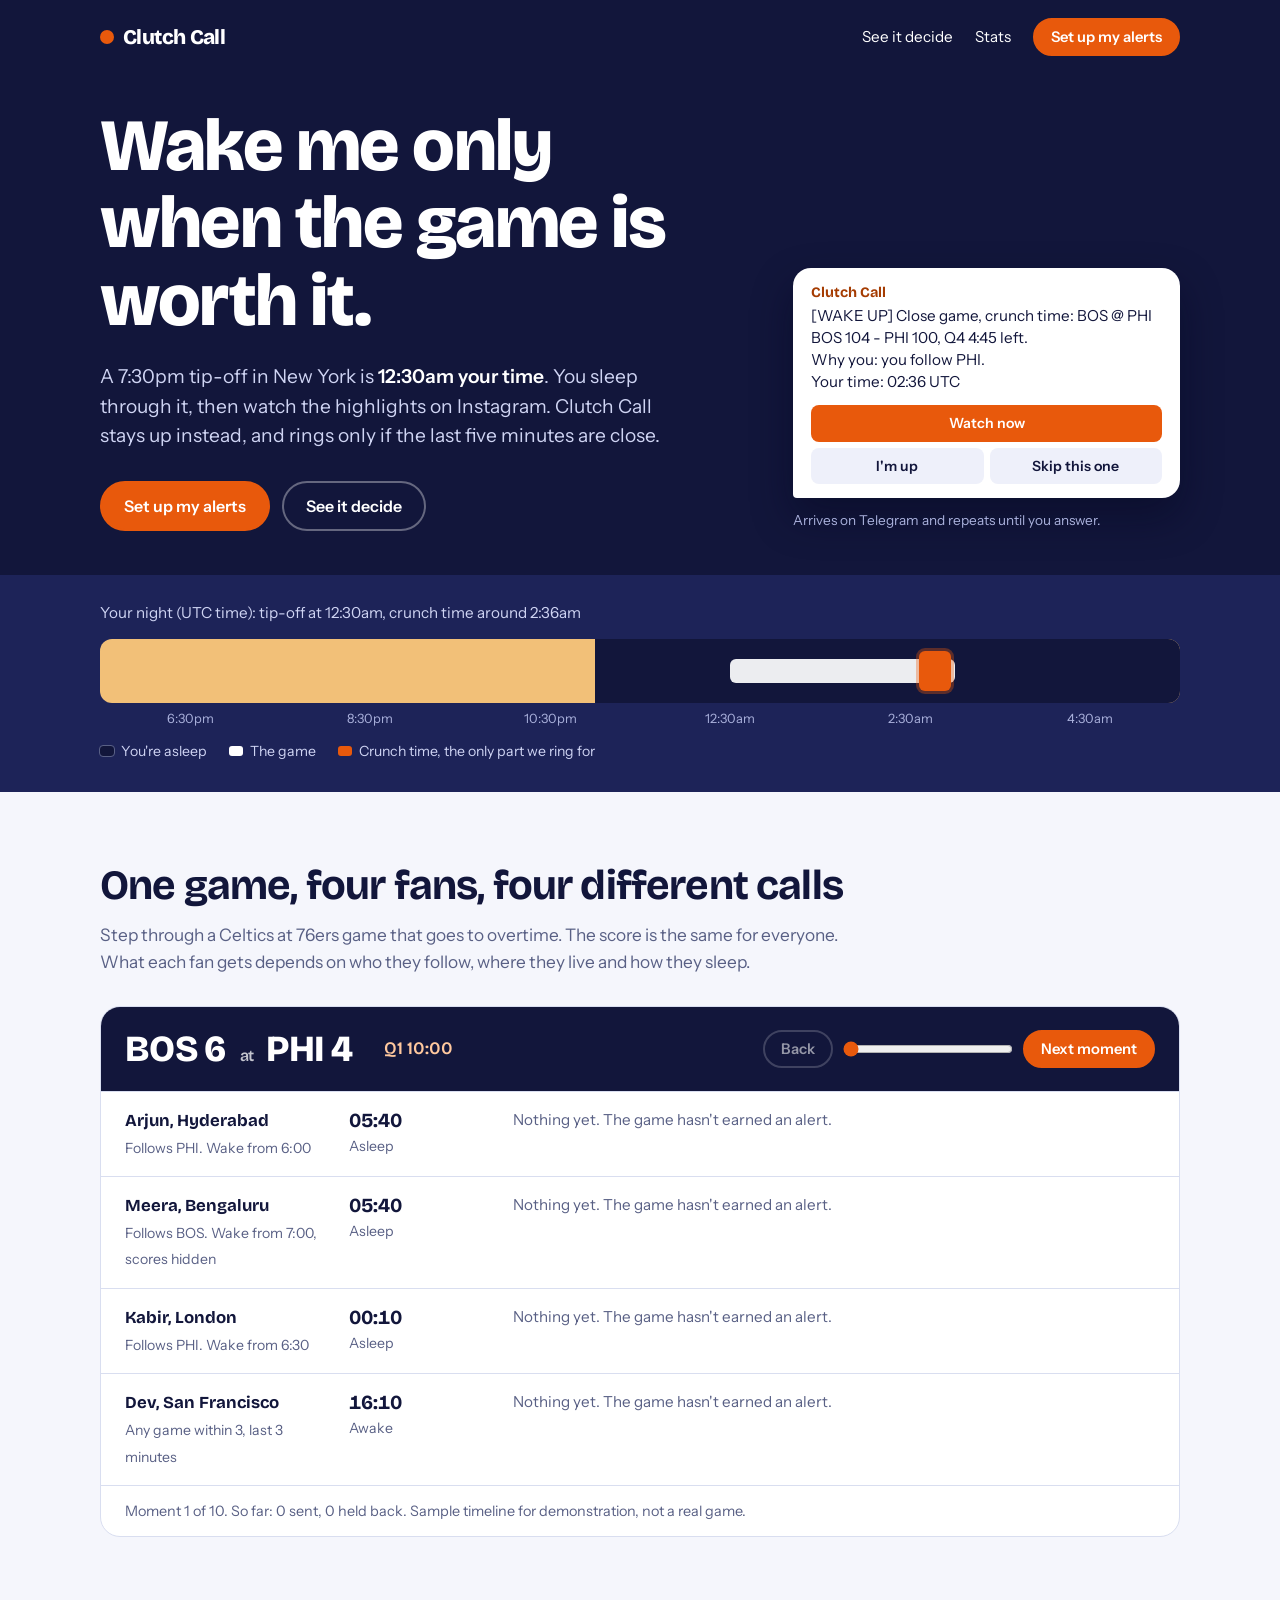
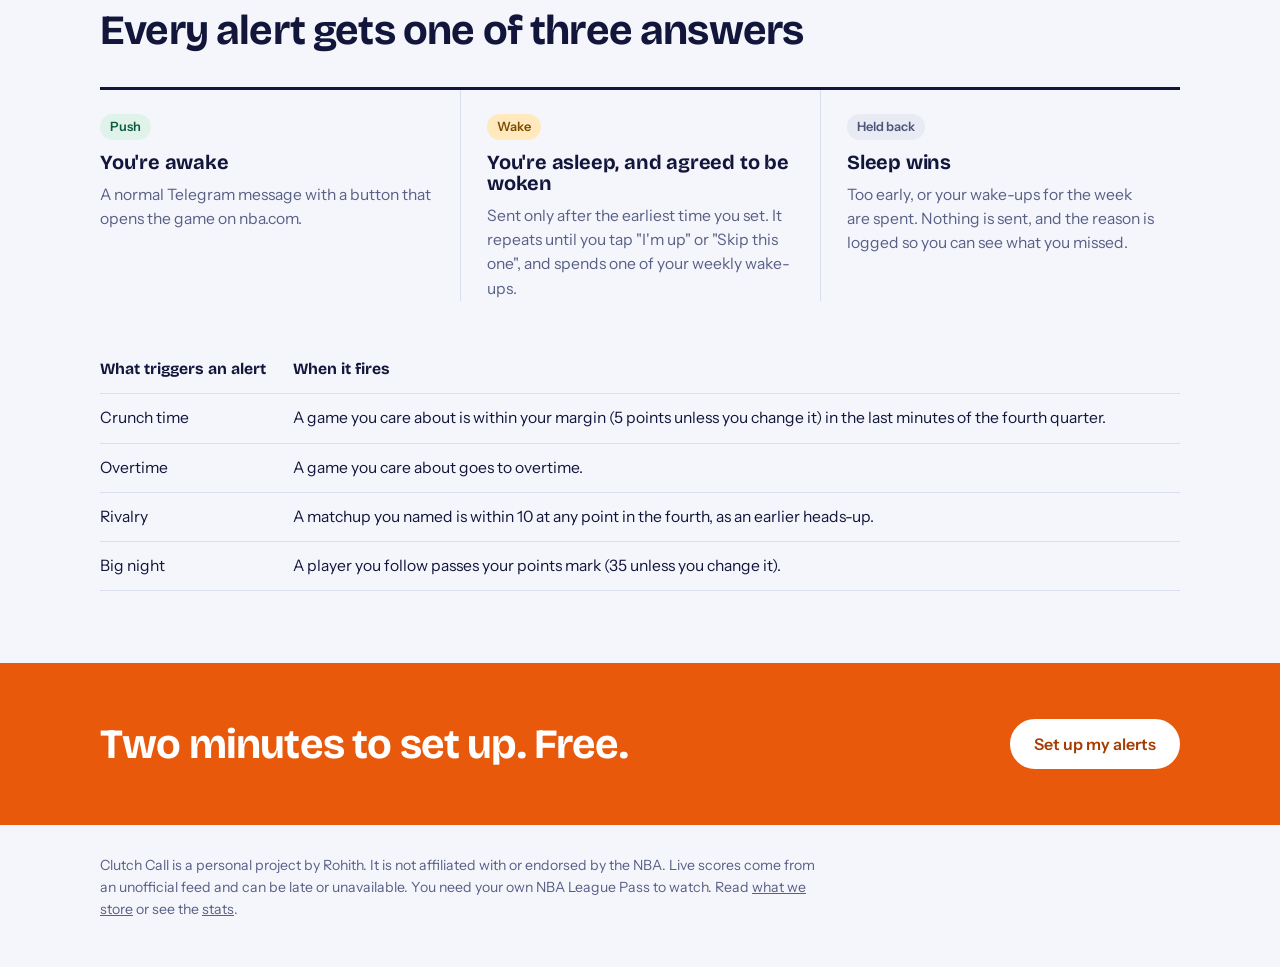
<file: clutch-call/web/index.html>
<!doctype html>
<html lang="en">
<head>
<meta charset="utf-8">
<meta name="viewport" content="width=device-width, initial-scale=1">
<title>Clutch Call: wake me only when the game is worth it</title>
<meta name="description" content="Alerts for NBA fans far from US time zones. Sleep through the blowouts, get woken for the close finish.">
<link rel="preconnect" href="https://fonts.googleapis.com">
<link rel="preconnect" href="https://fonts.gstatic.com" crossorigin>
<link href="https://fonts.googleapis.com/css2?family=Bricolage+Grotesque:opsz,wght@12..96,600;12..96,700;12..96,800&family=Instrument+Sans:wght@400;500;600&display=swap" rel="stylesheet">
<link rel="stylesheet" href="styles.css">
</head>
<body>

<div class="on-night">
  <header class="wrap top">
    <a class="brand" href="./"><i></i>Clutch Call</a>
    <nav>
      <a class="hide-sm" href="#replay">See it decide</a>
      <a class="hide-sm" href="stats.html">Stats</a>
      <a class="btn small" href="setup.html" id="nav-cta">Set up my alerts</a>
    </nav>
  </header>

  <section class="hero wrap">
    <div class="hero-grid">
      <div>
        <h1>Wake me only when the game is worth it.</h1>
        <p class="lede" id="lede">A 7:30pm tip-off in New York is <b>6:00am in India</b>. You sleep through it, then watch the highlights on Instagram. Clutch Call stays up instead, and rings only if the last five minutes are close.</p>
        <div class="actions">
          <a class="btn" href="setup.html">Set up my alerts</a>
          <a class="btn ghost" href="#replay">See it decide</a>
        </div>
      </div>
      <div>
        <div class="bubble" aria-label="Example alert"><span class="from">Clutch Call</span>[WAKE UP] Close game, crunch time: BOS @ PHI
BOS 104 - PHI 100, Q4 4:45 left.
Why you: you follow PHI.
<span id="bubble-time">Your time: 07:39 IST</span><div class="keys"><span>Watch now</span><span>I'm up</span><span>Skip this one</span></div></div>
        <p class="phone-note">Arrives on Telegram and repeats until you answer.</p>
      </div>
    </div>
  </section>

  <div class="strip-block">
    <div class="wrap">
      <p class="strip-title" id="strip-title">Your night, with tonight's 7:30pm Eastern game laid over it</p>
      <div class="strip" id="strip" role="img" aria-label="Timeline of your night showing when the game and its final minutes fall"></div>
      <div class="strip-ticks" id="strip-ticks"></div>
      <div class="strip-key">
        <span><i style="background:#12163b;outline:1px solid #596085"></i>You're asleep</span>
        <span><i style="background:#fff"></i>The game</span>
        <span><i style="background:#e8590c"></i>Crunch time, the only part we ring for</span>
      </div>
    </div>
  </div>
</div>

<section class="block" id="replay">
  <div class="wrap">
    <h2>One game, four fans, four different calls</h2>
    <p class="intro">Step through a Celtics at 76ers game that goes to overtime. The score is the same for everyone. What each fan gets depends on who they follow, where they live and how they sleep.</p>
    <div class="replay">
      <div class="board">
        <div class="score num" id="score">BOS 0 <small>at</small> PHI 0</div>
        <div class="when num" id="game-clock">Q1 12:00</div>
        <div class="controls">
          <button class="btn small ghost" id="prev" type="button" style="color:#fff;border-color:rgba(255,255,255,.35)">Back</button>
          <input type="range" id="scrub" min="0" max="9" value="0" aria-label="Moment in the game">
          <button class="btn small" id="next" type="button">Next moment</button>
        </div>
      </div>
      <div id="fans"></div>
      <div class="replay-foot" id="tally">Sample timeline for demonstration, not a real game.</div>
    </div>
  </div>
</section>

<section class="block" style="padding-top:0">
  <div class="wrap">
    <h2>Every alert gets one of three answers</h2>
    <div class="tiers">
      <div>
        <span class="chip push">Push</span>
        <h3 style="margin-top:12px">You're awake</h3>
        <p>A normal Telegram message with a button that opens the game on nba.com.</p>
      </div>
      <div>
        <span class="chip wake">Wake</span>
        <h3 style="margin-top:12px">You're asleep, and agreed to be woken</h3>
        <p>Sent only after the earliest time you set. It repeats until you tap "I'm up" or "Skip this one", and spends one of your weekly wake-ups.</p>
      </div>
      <div>
        <span class="chip suppressed">Held back</span>
        <h3 style="margin-top:12px">Sleep wins</h3>
        <p>Too early, or your wake-ups for the week are spent. Nothing is sent, and the reason is logged so you can see what you missed.</p>
      </div>
    </div>

    <table class="rules">
      <thead><tr><th scope="col">What triggers an alert</th><th scope="col">When it fires</th></tr></thead>
      <tbody>
        <tr><td>Crunch time</td><td>A game you care about is within your margin (5 points unless you change it) in the last minutes of the fourth quarter.</td></tr>
        <tr><td>Overtime</td><td>A game you care about goes to overtime.</td></tr>
        <tr><td>Rivalry</td><td>A matchup you named is within 10 at any point in the fourth, as an earlier heads-up.</td></tr>
        <tr><td>Big night</td><td>A player you follow passes your points mark (35 unless you change it).</td></tr>
      </tbody>
    </table>
  </div>
</section>

<section class="cta">
  <div class="wrap">
    <h2>Two minutes to set up. Free.</h2>
    <a class="btn" href="setup.html">Set up my alerts</a>
  </div>
</section>

<footer class="wrap">
  <p>Clutch Call is a personal project by Rohith. It is not affiliated with or endorsed by the NBA. Live scores come from an unofficial feed and can be late or unavailable. You need your own NBA League Pass to watch. Read <a href="setup.html#privacy">what we store</a> or see the <a href="stats.html">stats</a>.</p>
</footer>

<script src="app.js"></script>
<script src="replay-data.js"></script>
<script src="home.js"></script>
</body>
</html>
</file>
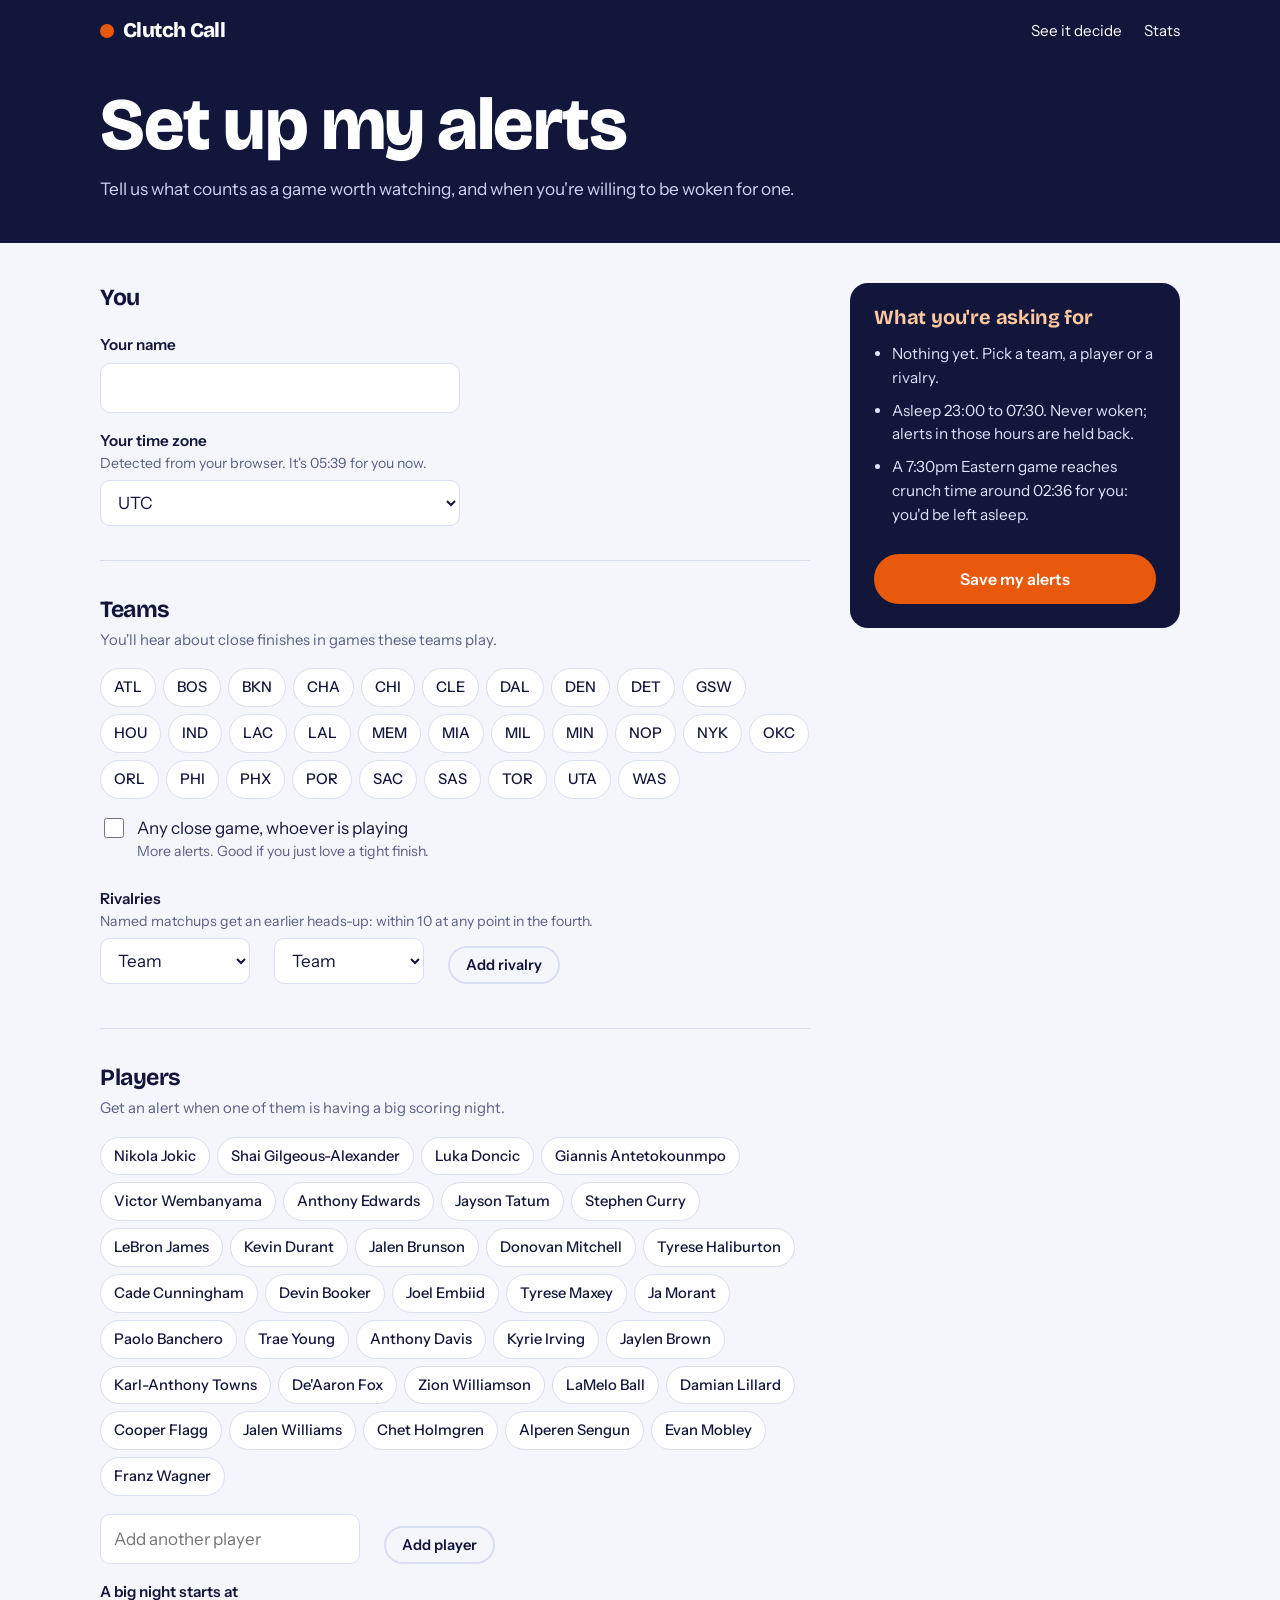
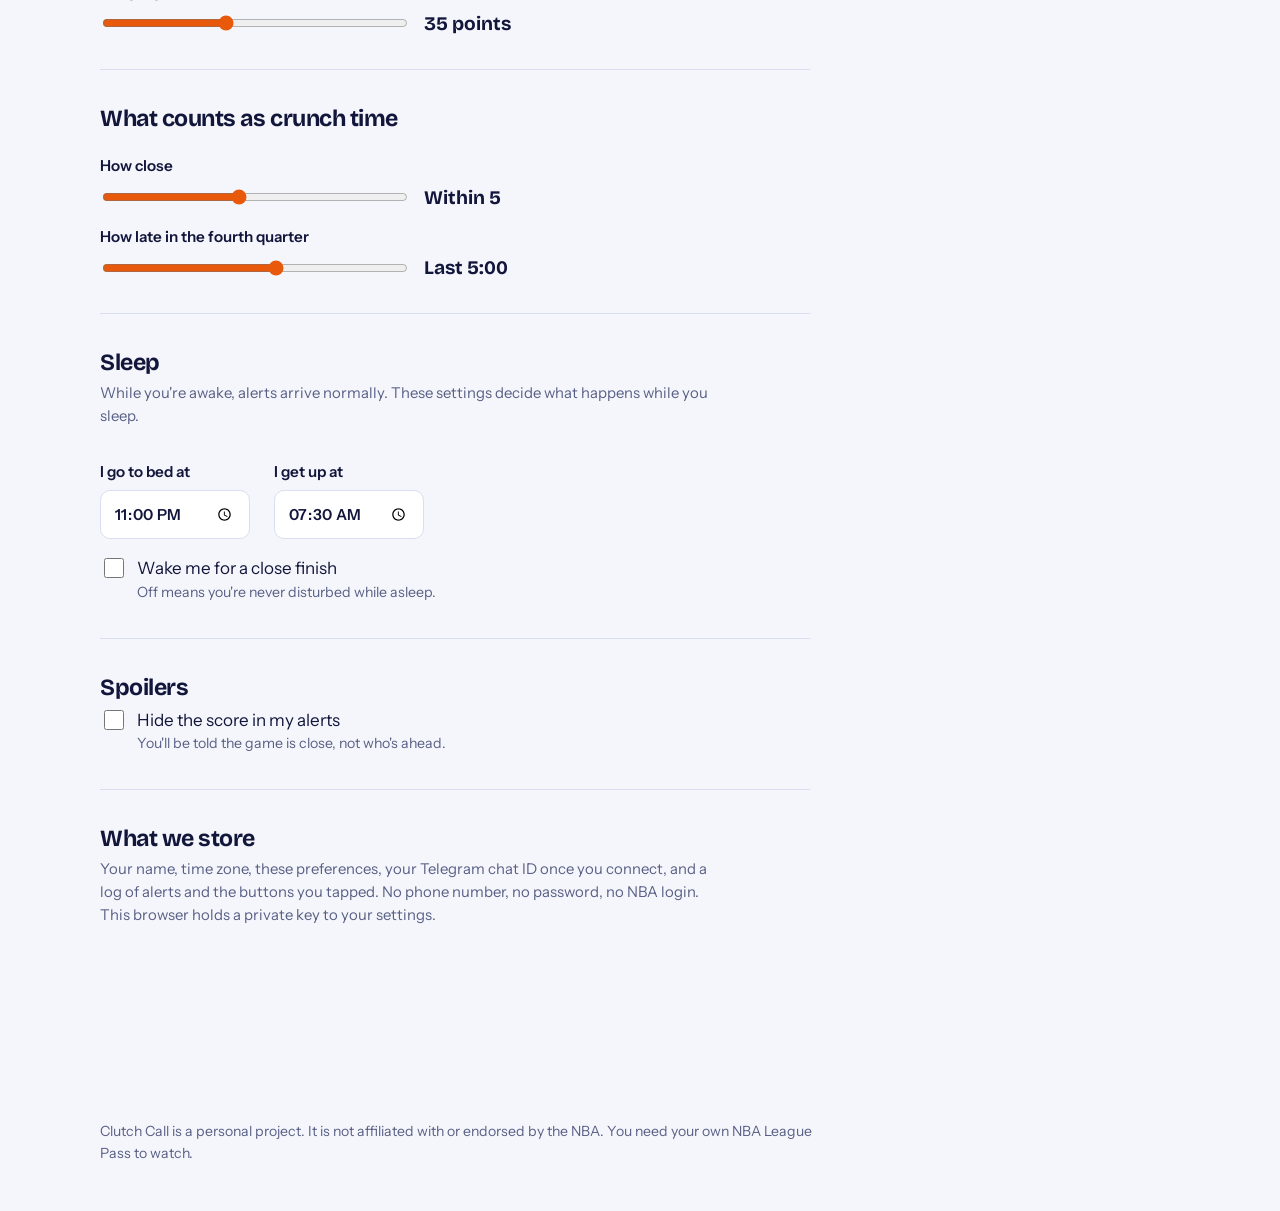
<file: clutch-call/web/setup.html>
<!doctype html>
<html lang="en">
<head>
<meta charset="utf-8">
<meta name="viewport" content="width=device-width, initial-scale=1">
<title>My alerts | Clutch Call</title>
<link rel="preconnect" href="https://fonts.googleapis.com">
<link rel="preconnect" href="https://fonts.gstatic.com" crossorigin>
<link href="https://fonts.googleapis.com/css2?family=Bricolage+Grotesque:opsz,wght@12..96,600;12..96,700;12..96,800&family=Instrument+Sans:wght@400;500;600&display=swap" rel="stylesheet">
<link rel="stylesheet" href="styles.css">
</head>
<body>
<div class="on-night">
  <header class="wrap top">
    <a class="brand" href="./"><i></i>Clutch Call</a>
    <nav><a href="./#replay">See it decide</a><a href="stats.html">Stats</a></nav>
  </header>
  <div class="wrap page-head">
    <h1 id="page-title">Set up my alerts</h1>
    <p id="page-sub">Tell us what counts as a game worth watching, and when you're willing to be woken for one.</p>
  </div>
</div>

<main class="wrap">
  <div id="manage" hidden style="padding-top:36px">
    <div class="panel" id="telegram-panel">
      <h3>Telegram</h3>
      <div class="status-line"><span class="dot" id="tg-dot"></span><span id="tg-status">Checking…</span></div>
      <p id="tg-help" style="margin-top:8px"></p>
      <div class="actions" id="tg-actions"></div>
      <p class="error" id="tg-error" role="alert" hidden></p>
      <p class="ok" id="tg-ok" role="status" hidden></p>
      <div id="loud" hidden>
        <h3 style="margin-top:24px">Make wake alerts loud enough to wake you</h3>
        <ol>
          <li>Open the Clutch Call chat in Telegram and tap its name at the top.</li>
          <li>Open Notifications, turn on Customize, and pick a long, loud sound.</li>
          <li>Android: in the same screen, set Importance to Urgent. Then in your phone's Do Not Disturb settings, add Telegram as an allowed app.</li>
          <li>iPhone: in Settings, Focus, Sleep, add Telegram under allowed apps.</li>
          <li>Send a test wake-up with the button above, with your phone locked, and check it gets through.</li>
        </ol>
      </div>
    </div>

    <div class="panel">
      <h3>Tonight's games, in your time</h3>
      <div id="games"><p class="empty">Loading the schedule…</p></div>
    </div>

    <div class="panel">
      <h3>Alert history</h3>
      <p>Every decision made for you, including the alerts that were held back.</p>
      <div id="history"><p class="empty">Loading…</p></div>
    </div>
  </div>

  <div class="layout">
    <form id="form" novalidate>
      <fieldset>
        <legend>You</legend>
        <label class="field" for="name">Your name</label>
        <input type="text" id="name" maxlength="40" autocomplete="given-name" required>
        <label class="field" for="timezone">Your time zone <span class="sub" id="zone-note"></span></label>
        <select id="timezone"></select>
      </fieldset>

      <fieldset>
        <legend>Teams</legend>
        <p class="hint">You'll hear about close finishes in games these teams play.</p>
        <div class="picks" id="teams"></div>
        <label class="check"><input type="checkbox" id="any_close_game"><span>Any close game, whoever is playing<small>More alerts. Good if you just love a tight finish.</small></span></label>
        <label class="field" style="margin-top:24px">Rivalries <span class="sub">Named matchups get an earlier heads-up: within 10 at any point in the fourth.</span></label>
        <div class="row" style="align-items:flex-end">
          <select id="riv-a" aria-label="First team" style="width:150px"></select>
          <select id="riv-b" aria-label="Second team" style="width:150px"></select>
          <button class="btn small ghost" type="button" id="riv-add">Add rivalry</button>
        </div>
        <div class="picks" id="rivalries" style="margin-top:10px"></div>
      </fieldset>

      <fieldset>
        <legend>Players</legend>
        <p class="hint">Get an alert when one of them is having a big scoring night.</p>
        <div class="picks" id="players"></div>
        <div class="row" style="align-items:flex-end;margin-top:12px">
          <input type="text" id="player-other" placeholder="Add another player" aria-label="Add another player" style="max-width:260px">
          <button class="btn small ghost" type="button" id="player-add">Add player</button>
        </div>
        <label class="field" for="player_points_threshold">A big night starts at</label>
        <div class="slider"><input type="range" id="player_points_threshold" min="25" max="50"><output id="out-points"></output></div>
      </fieldset>

      <fieldset>
        <legend>What counts as crunch time</legend>
        <label class="field" for="close_margin">How close</label>
        <div class="slider"><input type="range" id="close_margin" min="1" max="10"><output id="out-margin"></output></div>
        <label class="field" for="clutch_minutes">How late in the fourth quarter</label>
        <div class="slider"><input type="range" id="clutch_minutes" min="1" max="8"><output id="out-minutes"></output></div>
      </fieldset>

      <fieldset>
        <legend>Sleep</legend>
        <p class="hint">While you're awake, alerts arrive normally. These settings decide what happens while you sleep.</p>
        <div class="row">
          <label class="field">I go to bed at<input type="time" id="sleep_start" required></label>
          <label class="field">I get up at<input type="time" id="sleep_end" required></label>
        </div>
        <label class="check"><input type="checkbox" id="wake_ok"><span>Wake me for a close finish<small>Off means you're never disturbed while asleep.</small></span></label>
        <div id="wake-fields">
          <label class="field">But never before<input type="time" id="earliest_wake"></label>
          <label class="field" for="weekly_wake_budget">Wake-ups I'll accept per week</label>
          <div class="slider"><input type="range" id="weekly_wake_budget" min="1" max="7"><output id="out-budget"></output></div>
        </div>
      </fieldset>

      <fieldset>
        <legend>Spoilers</legend>
        <label class="check" style="margin-top:0"><input type="checkbox" id="spoiler_free"><span>Hide the score in my alerts<small>You'll be told the game is close, not who's ahead.</small></span></label>
      </fieldset>

      <fieldset id="privacy" style="border:0">
        <legend>What we store</legend>
        <p class="hint" style="max-width:62ch">Your name, time zone, these preferences, your Telegram chat ID once you connect, and a log of alerts and the buttons you tapped. No phone number, no password, no NBA login. This browser holds a private key to your settings.</p>
        <div id="account-actions" hidden>
          <div class="actions" style="display:flex;gap:10px;flex-wrap:wrap">
            <button class="btn small ghost" type="button" id="copy-link">Copy my private link</button>
            <button class="btn small ghost" type="button" id="pause">Pause alerts</button>
            <button class="btn small danger" type="button" id="delete">Delete my data</button>
          </div>
          <p class="ok" id="account-msg" role="status" hidden></p>
        </div>
      </fieldset>
    </form>

    <aside class="summary" aria-live="polite">
      <h3>What you're asking for</h3>
      <ul id="summary"></ul>
      <button class="btn" type="submit" form="form" id="save">Save my alerts</button>
      <p class="error" id="form-error" role="alert" hidden style="color:#ffb4bd"></p>
      <p class="ok" id="form-ok" role="status" hidden style="color:#9be7c6"></p>
    </aside>
  </div>
</main>

<footer class="wrap">
  <p>Clutch Call is a personal project. It is not affiliated with or endorsed by the NBA. You need your own NBA League Pass to watch.</p>
</footer>

<script src="app.js"></script>
<script src="setup.js"></script>
</body>
</html>
</file>
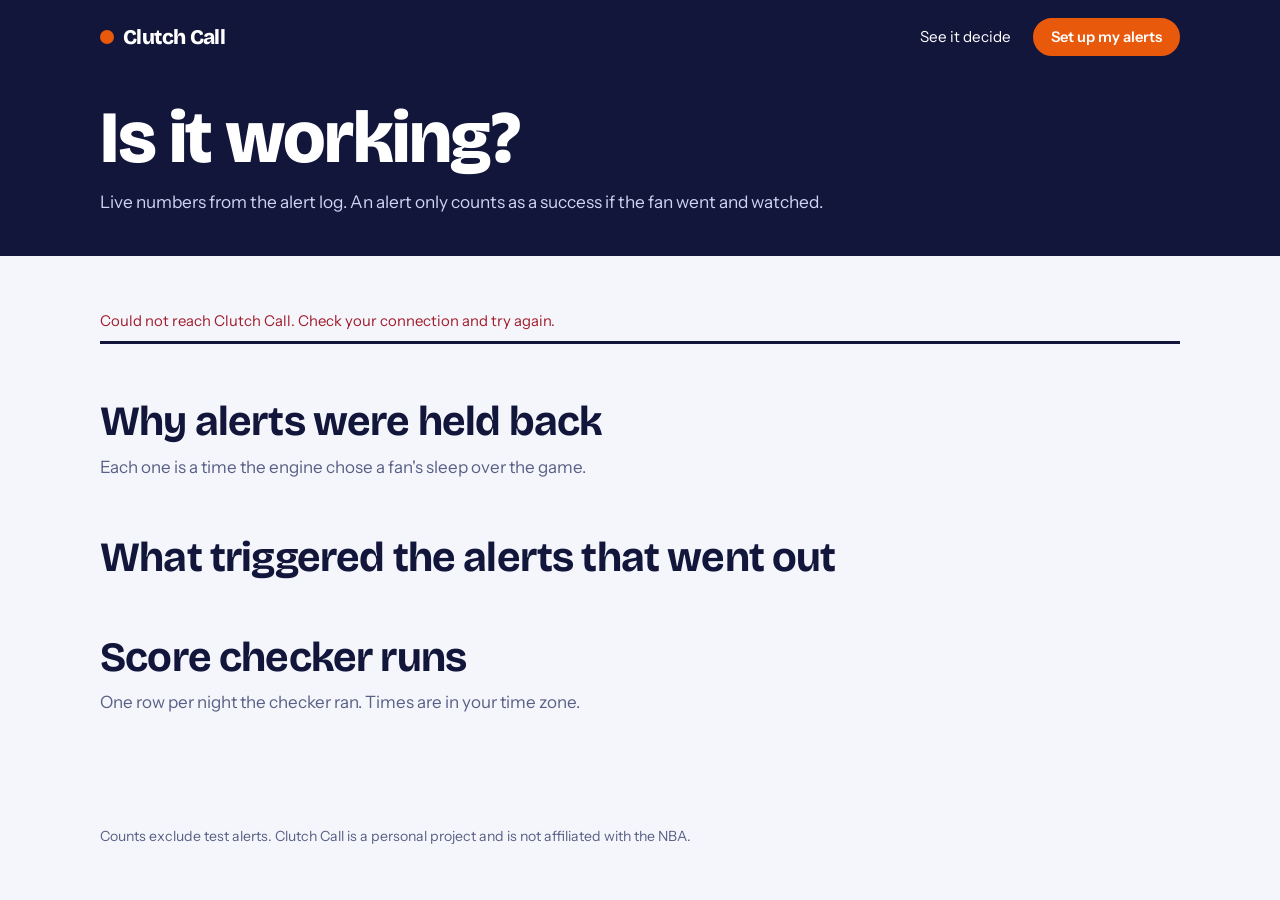
<file: clutch-call/web/stats.html>
<!doctype html>
<html lang="en">
<head>
<meta charset="utf-8">
<meta name="viewport" content="width=device-width, initial-scale=1">
<title>Stats | Clutch Call</title>
<link rel="preconnect" href="https://fonts.googleapis.com">
<link rel="preconnect" href="https://fonts.gstatic.com" crossorigin>
<link href="https://fonts.googleapis.com/css2?family=Bricolage+Grotesque:opsz,wght@12..96,600;12..96,700;12..96,800&family=Instrument+Sans:wght@400;500;600&display=swap" rel="stylesheet">
<link rel="stylesheet" href="styles.css">
</head>
<body>
<div class="on-night">
  <header class="wrap top">
    <a class="brand" href="./"><i></i>Clutch Call</a>
    <nav><a href="./#replay">See it decide</a><a class="btn small" href="setup.html">Set up my alerts</a></nav>
  </header>
  <div class="wrap page-head">
    <h1>Is it working?</h1>
    <p>Live numbers from the alert log. An alert only counts as a success if the fan went and watched.</p>
  </div>
</div>

<main class="wrap" style="padding:44px 0 80px">
  <p class="error" id="error" role="alert" hidden></p>
  <div class="tiles" id="tiles"></div>

  <h2 style="margin-top:56px">Why alerts were held back</h2>
  <p style="color:var(--mute);margin-top:10px">Each one is a time the engine chose a fan's sleep over the game.</p>
  <div class="bars" id="held"></div>

  <h2 style="margin-top:56px">What triggered the alerts that went out</h2>
  <div class="bars" id="rules"></div>

  <h2 style="margin-top:56px">Score checker runs</h2>
  <p style="color:var(--mute);margin-top:10px">One row per night the checker ran. Times are in your time zone.</p>
  <div id="runs"></div>
</main>

<footer class="wrap"><p>Counts exclude test alerts. Clutch Call is a personal project and is not affiliated with the NBA.</p></footer>

<script src="app.js"></script>
<script>
(async () => {
  const { el } = CC;
  const $ = (id) => document.getElementById(id);
  const pct = (part, whole) => (whole ? `${Math.round((part / whole) * 100)}%` : "No data yet");
  const bars = (target, counts, labels = {}, empty) => {
    const rows = Object.entries(counts).sort((a, b) => b[1] - a[1]);
    const top = Math.max(1, ...rows.map((r) => r[1]));
    $(target).replaceChildren(...(rows.length ? rows.map(([name, n]) =>
      el("div", {}, el("span", {}, labels[name] || name[0].toUpperCase() + name.slice(1)), el("i", { style: `width:${(n / top) * 100}%` }), el("b", { class: "num" }, n)))
      : [el("p", { class: "empty" }, empty)]));
  };
  try {
    const s = await CC.api("stats");
    const tile = (value, label) => el("div", {}, el("b", {}, String(value)), el("span", {}, label));
    $("tiles").replaceChildren(
      tile(s.fans, `fans signed up, ${s.fans_linked} on Telegram`),
      tile(s.delivered, `alerts sent: ${s.pushes} normal, ${s.wakes} wake-ups`),
      tile(s.held_back, "alerts held back to protect sleep"),
      tile(pct(s.tapped_watch, s.delivered), "of sent alerts led to a tap on Watch now"),
      tile(pct(s.wakes_answered, s.wakes), "of wake-ups answered with \"I'm up\""),
      tile(s.wakes_skipped, "wake-ups skipped"),
      tile(pct(s.worth_it, s.worth_it + s.not_worth_it), "of rated alerts were worth it"),
      tile(s.runs.length, "recent nights the score checker ran"));
    bars("held", s.held_back_reasons, {}, "Nothing held back yet.");
    bars("rules", s.by_rule, CC.HEADLINES, "No alerts sent yet. Numbers appear after the first game night.");
    const zone = CC.browserZone();
    const stamp = (iso) => `${new Intl.DateTimeFormat("en-GB", { timeZone: zone, day: "numeric", month: "short" }).format(new Date(iso))} ${CC.clock(new Date(iso), zone)}`;
    $("runs").replaceChildren(s.runs.length ? el("table", { class: "log" },
      el("thead", {}, el("tr", {}, ...["Started", "Last check", "Score checks", "Games followed", "Feed errors"].map((h) => el("th", { scope: "col" }, h)))),
      el("tbody", {}, ...s.runs.map((r) => el("tr", {}, el("td", { class: "num" }, stamp(r.started_at)),
        el("td", { class: "num" }, stamp(r.last_seen_at) + (r.ended_at ? "" : " (running or cut off)")),
        el("td", { class: "num" }, r.passes), el("td", { class: "num" }, r.games_seen), el("td", { class: "num" }, r.feed_errors)))))
      : el("p", { class: "empty" }, "The score checker hasn't run yet."));
  } catch (error) {
    $("error").textContent = error.message; $("error").hidden = false;
  }
})();
</script>
</body>
</html>
</file>
<file: clutch-call/web/styles.css>
:root {
  --night: #12163b;
  --night-2: #1d2358;
  --paper: #f5f6fc;
  --card: #ffffff;
  --ink: #12163b;
  --mute: #596085;
  --line: #d9def0;
  --ball: #e8590c;
  --ball-ink: #a53c02;
  --wake: #f5a300;
  --awake: #16855b;
  --asleep: #7d86ab;
  --display: "Bricolage Grotesque", "Arial Narrow", sans-serif;
  --body: "Instrument Sans", system-ui, sans-serif;
}
* { box-sizing: border-box; }
html { scroll-behavior: smooth; }
body {
  margin: 0; background: var(--paper); color: var(--ink);
  font: 400 17px/1.55 var(--body); -webkit-font-smoothing: antialiased;
}
h1, h2, h3 { font-family: var(--display); line-height: 1.05; margin: 0; letter-spacing: -0.02em; }
h1 { font-size: clamp(2.5rem, 6.4vw, 4.6rem); font-weight: 800; }
h2 { font-size: clamp(1.8rem, 3.6vw, 2.6rem); font-weight: 700; }
h3 { font-size: 1.25rem; font-weight: 700; letter-spacing: -0.01em; }
p { margin: 0; max-width: 62ch; }
a { color: inherit; }
.wrap { width: min(1080px, 100% - 40px); margin-inline: auto; }
.num { font-family: var(--display); font-variant-numeric: tabular-nums; }
:focus-visible { outline: 3px solid var(--ball); outline-offset: 2px; border-radius: 4px; }

/* header */
.top { display: flex; align-items: center; justify-content: space-between; padding: 18px 0; gap: 16px; }
.brand { font: 800 1.3rem var(--display); text-decoration: none; letter-spacing: -0.03em; display: flex; align-items: center; gap: 9px; }
.brand i { width: 14px; height: 14px; border-radius: 50%; background: var(--ball); display: inline-block; }
.top nav { display: flex; gap: 22px; align-items: center; font-size: 0.95rem; }
.top nav a { text-decoration: none; }
.top nav a:hover { text-decoration: underline; }
.on-night { background: var(--night); color: #fff; }

.btn {
  display: inline-flex; align-items: center; justify-content: center; gap: 8px; cursor: pointer;
  font: 600 1rem var(--body); padding: 13px 22px; border-radius: 999px; border: 2px solid var(--ball);
  background: var(--ball); color: #fff; text-decoration: none; transition: transform 0.12s, background 0.12s;
}
.btn:hover { background: #cf4d07; border-color: #cf4d07; }
.btn:active { transform: translateY(1px); }
.btn[disabled] { opacity: 0.55; cursor: not-allowed; }
.btn.ghost { background: transparent; color: var(--ink); border-color: var(--line); }
.btn.ghost:hover { border-color: var(--ink); background: transparent; }
.on-night .btn.ghost { color: #fff; border-color: rgba(255, 255, 255, 0.35); }
.btn.small { padding: 8px 16px; font-size: 0.92rem; }
.btn.danger { background: transparent; color: #a11d2b; border-color: #e7b9bf; }
.btn.danger:hover { background: #a11d2b; color: #fff; border-color: #a11d2b; }

/* hero */
.hero { padding: 34px 0 0; }
.hero-grid { display: grid; grid-template-columns: 1.25fr 0.75fr; gap: 48px; align-items: end; padding-bottom: 44px; }
.hero p.lede { font-size: 1.2rem; margin-top: 22px; color: #cfd4f3; max-width: 46ch; }
.hero p.lede b { color: #fff; font-weight: 600; }
.hero .actions { margin-top: 30px; display: flex; gap: 12px; flex-wrap: wrap; }

.bubble {
  background: #fff; color: var(--ink); border-radius: 18px 18px 18px 4px; padding: 16px 18px 14px;
  font-size: 0.95rem; line-height: 1.45; white-space: pre-line; box-shadow: 0 18px 40px rgba(4, 6, 30, 0.45);
}
.bubble .from { font: 700 0.9rem var(--display); color: var(--ball-ink); display: block; margin-bottom: 4px; }
.bubble .keys { display: grid; grid-template-columns: 1fr 1fr; gap: 6px; margin-top: 12px; }
.bubble .keys span { background: #eef0fa; border-radius: 8px; padding: 8px; text-align: center; font-weight: 600; font-size: 0.88rem; }
.bubble .keys span:first-child { grid-column: 1 / -1; background: var(--ball); color: #fff; }
.phone-note { font-size: 0.85rem; color: #aab1dc; margin-top: 12px; }

/* night strip: the visitor's own night, with the game laid over it */
.strip-block { background: var(--night-2); padding: 26px 0 30px; }
.strip-title { font-size: 0.95rem; color: #cfd4f3; margin-bottom: 14px; }
.strip { position: relative; height: 64px; border-radius: 12px; background: #f2c078; overflow: hidden; }
.strip .sleep { position: absolute; top: 0; bottom: 0; background: var(--night); }
.strip .game { position: absolute; top: 20px; height: 24px; background: #fff; border-radius: 6px; opacity: 0.92; }
.strip .crunch { position: absolute; top: 12px; height: 40px; background: var(--ball); border-radius: 6px; box-shadow: 0 0 0 3px rgba(232, 89, 12, 0.35); }
@media (prefers-reduced-motion: no-preference) {
  .strip .crunch { animation: ring 1.6s ease-in-out 3; }
  @keyframes ring { 50% { box-shadow: 0 0 0 10px rgba(232, 89, 12, 0); } }
}
.strip-ticks { position: relative; height: 22px; margin-top: 6px; font-size: 0.8rem; color: #aab1dc; }
.strip-ticks span { position: absolute; transform: translateX(-50%); white-space: nowrap; }
.strip-key { display: flex; flex-wrap: wrap; gap: 8px 22px; margin-top: 10px; font-size: 0.88rem; color: #cfd4f3; }
.strip-key i { display: inline-block; width: 14px; height: 10px; border-radius: 3px; margin-right: 7px; }

section.block { padding: 72px 0; }
section.block > .wrap > p.intro { margin-top: 14px; color: var(--mute); font-size: 1.08rem; }

/* replay */
.replay { margin-top: 30px; background: var(--card); border: 1px solid var(--line); border-radius: 20px; overflow: hidden; }
.board { background: var(--night); color: #fff; padding: 20px 24px; display: flex; flex-wrap: wrap; align-items: center; gap: 14px 30px; }
.board .score { font: 800 2.3rem var(--display); font-variant-numeric: tabular-nums; letter-spacing: -0.02em; }
.board .score small { font-size: 1rem; font-weight: 600; opacity: 0.75; margin: 0 6px; }
.board .when { font: 600 1.1rem var(--display); color: #ffc89e; }
.board .controls { margin-left: auto; display: flex; gap: 8px; align-items: center; }
.board input[type="range"] { width: 170px; accent-color: var(--ball); }
.fan { display: grid; grid-template-columns: 210px 150px 1fr; gap: 14px; padding: 16px 24px; border-top: 1px solid var(--line); align-items: start; }
.fan .who b { display: block; font-family: var(--display); font-size: 1.05rem; }
.fan .who span, .fan .local span { color: var(--mute); font-size: 0.88rem; }
.fan .local b { font: 700 1.25rem var(--display); font-variant-numeric: tabular-nums; display: block; }
.chip { display: inline-block; font-size: 0.8rem; font-weight: 600; padding: 3px 10px; border-radius: 999px; }
.chip.push, .chip.awake { background: #dff3ea; color: #0d5c3e; }
.chip.wake, .chip.wakeable { background: #ffe9bd; color: #7a4d00; }
.chip.suppressed, .chip.asleep { background: #e8eaf4; color: #4d557b; }
.fan .outcome { font-size: 0.95rem; }
.fan .outcome .msg { margin-top: 8px; background: var(--paper); border-left: 3px solid var(--ball); padding: 10px 12px; white-space: pre-line; font-size: 0.88rem; border-radius: 0 8px 8px 0; }
.fan .outcome .quiet { color: var(--mute); }
.fan.fresh { background: #fff8f1; }
.replay-foot { padding: 14px 24px; border-top: 1px solid var(--line); color: var(--mute); font-size: 0.9rem; }

/* how it decides */
.tiers { display: grid; grid-template-columns: repeat(3, 1fr); gap: 0; margin-top: 34px; border-top: 3px solid var(--ink); }
.tiers > div { padding: 22px 26px 0 0; }
.tiers > div + div { padding-left: 26px; border-left: 1px solid var(--line); }
.tiers p { color: var(--mute); margin-top: 10px; font-size: 0.98rem; }
.rules { margin-top: 44px; width: 100%; border-collapse: collapse; font-size: 0.98rem; }
.rules th, .rules td { text-align: left; padding: 12px 14px 12px 0; border-bottom: 1px solid var(--line); vertical-align: top; }
.rules th { font-family: var(--display); font-weight: 700; }

.cta { background: var(--ball); color: #fff; padding: 56px 0; }
.cta .wrap { display: flex; justify-content: space-between; align-items: center; gap: 24px; flex-wrap: wrap; }
.cta .btn { background: #fff; color: var(--ball-ink); border-color: #fff; }
footer { padding: 30px 0 46px; color: var(--mute); font-size: 0.88rem; }
footer p { max-width: 80ch; }

/* forms */
.page-head { padding: 26px 0 40px; }
.page-head p { color: #cfd4f3; margin-top: 12px; font-size: 1.08rem; }
.layout { display: grid; grid-template-columns: 1fr 330px; gap: 40px; align-items: start; padding: 40px 0 80px; }
fieldset { border: 0; padding: 0 0 34px; margin: 0 0 34px; border-bottom: 1px solid var(--line); min-width: 0; }
legend { font: 700 1.45rem var(--display); letter-spacing: -0.02em; padding: 0; margin-bottom: 6px; }
.hint { color: var(--mute); font-size: 0.93rem; margin-bottom: 16px; }
label.field { display: block; font-weight: 600; font-size: 0.95rem; margin-top: 16px; }
label.field span.sub { display: block; font-weight: 400; color: var(--mute); font-size: 0.88rem; }
input[type="text"], input[type="time"], select {
  font: inherit; color: inherit; padding: 11px 13px; border: 1.5px solid var(--line); border-radius: 10px;
  background: #fff; margin-top: 6px; width: 100%; max-width: 360px;
}
input:focus, select:focus { border-color: var(--ink); outline: none; box-shadow: 0 0 0 3px rgba(18, 22, 59, 0.12); }
.row { display: flex; flex-wrap: wrap; gap: 8px 24px; }
.row label.field { flex: 0 0 auto; }
.row input[type="time"], #wake-fields input[type="time"] { width: 150px; display: block; }
.picks { display: flex; flex-wrap: wrap; gap: 7px; }
.picks label { cursor: pointer; }
.picks input { position: absolute; opacity: 0; }
.picks span {
  display: inline-block; padding: 7px 13px; border: 1.5px solid var(--line); border-radius: 999px; background: #fff;
  font-size: 0.92rem; font-weight: 500; user-select: none;
}
.picks input:checked + span { background: var(--ink); border-color: var(--ink); color: #fff; }
.picks input:focus-visible + span { outline: 3px solid var(--ball); outline-offset: 2px; }
.slider { display: flex; align-items: center; gap: 14px; margin-top: 8px; max-width: 420px; }
.slider input { flex: 1; accent-color: var(--ball); }
.slider output { font: 700 1.2rem var(--display); min-width: 96px; font-variant-numeric: tabular-nums; }
.check { display: flex; gap: 10px; align-items: flex-start; margin-top: 16px; cursor: pointer; }
.check input { width: 20px; height: 20px; margin-top: 3px; accent-color: var(--ball); flex: none; }
.check span small { display: block; color: var(--mute); }
.error { color: #a11d2b; font-size: 0.93rem; margin-top: 10px; }
.ok { color: #0d5c3e; font-size: 0.93rem; margin-top: 10px; }

.summary { position: sticky; top: 20px; background: var(--night); color: #fff; border-radius: 18px; padding: 24px; }
.summary h3 { color: #ffc89e; }
.summary ul { margin: 14px 0 0; padding-left: 18px; font-size: 0.96rem; color: #dfe3fb; }
.summary li { margin-bottom: 9px; }
.summary .btn { width: 100%; margin-top: 18px; }

.panel { background: var(--card); border: 1px solid var(--line); border-radius: 18px; padding: 24px; margin-bottom: 22px; }
.panel h3 { margin-bottom: 8px; }
.panel p { color: var(--mute); font-size: 0.97rem; }
.panel .actions { display: flex; flex-wrap: wrap; gap: 10px; margin-top: 16px; }
.panel ol { margin: 12px 0 0; padding-left: 20px; color: var(--mute); font-size: 0.95rem; }
.panel ol li { margin-bottom: 6px; }
.status-line { display: flex; align-items: center; gap: 10px; font-weight: 600; }
.dot { width: 10px; height: 10px; border-radius: 50%; background: var(--asleep); flex: none; }
.dot.on { background: var(--awake); }
.log { width: 100%; border-collapse: collapse; font-size: 0.92rem; margin-top: 12px; }
.log th, .log td { text-align: left; padding: 9px 12px 9px 0; border-bottom: 1px solid var(--line); vertical-align: top; }
.log th { font-weight: 600; color: var(--mute); }
.empty { color: var(--mute); padding: 14px 0 2px; }

/* stats */
.tiles { display: grid; grid-template-columns: repeat(4, 1fr); gap: 0; border-top: 3px solid var(--ink); margin-top: 8px; }
.tiles div { padding: 20px 20px 22px 0; border-bottom: 1px solid var(--line); }
.tiles b { display: block; font: 800 2.6rem var(--display); font-variant-numeric: tabular-nums; letter-spacing: -0.03em; line-height: 1; }
.tiles span { color: var(--mute); font-size: 0.92rem; }
.bars { margin-top: 14px; }
.bars div { display: grid; grid-template-columns: 260px 1fr 40px; gap: 12px; align-items: center; font-size: 0.93rem; padding: 6px 0; }
.bars i { display: block; height: 12px; border-radius: 6px; background: var(--asleep); min-width: 4px; }

@media (max-width: 860px) {
  .hero-grid, .layout { grid-template-columns: 1fr; gap: 30px; }
  .tiers { grid-template-columns: 1fr; }
  .tiers > div + div { padding-left: 0; border-left: 0; border-top: 1px solid var(--line); margin-top: 22px; }
  .fan { grid-template-columns: 1fr 1fr; }
  .fan .outcome { grid-column: 1 / -1; }
  .board .controls { margin-left: 0; width: 100%; }
  .board input[type="range"] { flex: 1; width: auto; }
  .tiles { grid-template-columns: 1fr 1fr; }
  .bars div { grid-template-columns: 1fr 80px 30px; }
  .summary { position: static; }
  .top nav a.hide-sm { display: none; }
  section.block { padding: 52px 0; }
}
@media (max-width: 560px) {
  .strip-ticks span:nth-child(even) { display: none; }
  .board .score { font-size: 1.8rem; }
}
</file>
